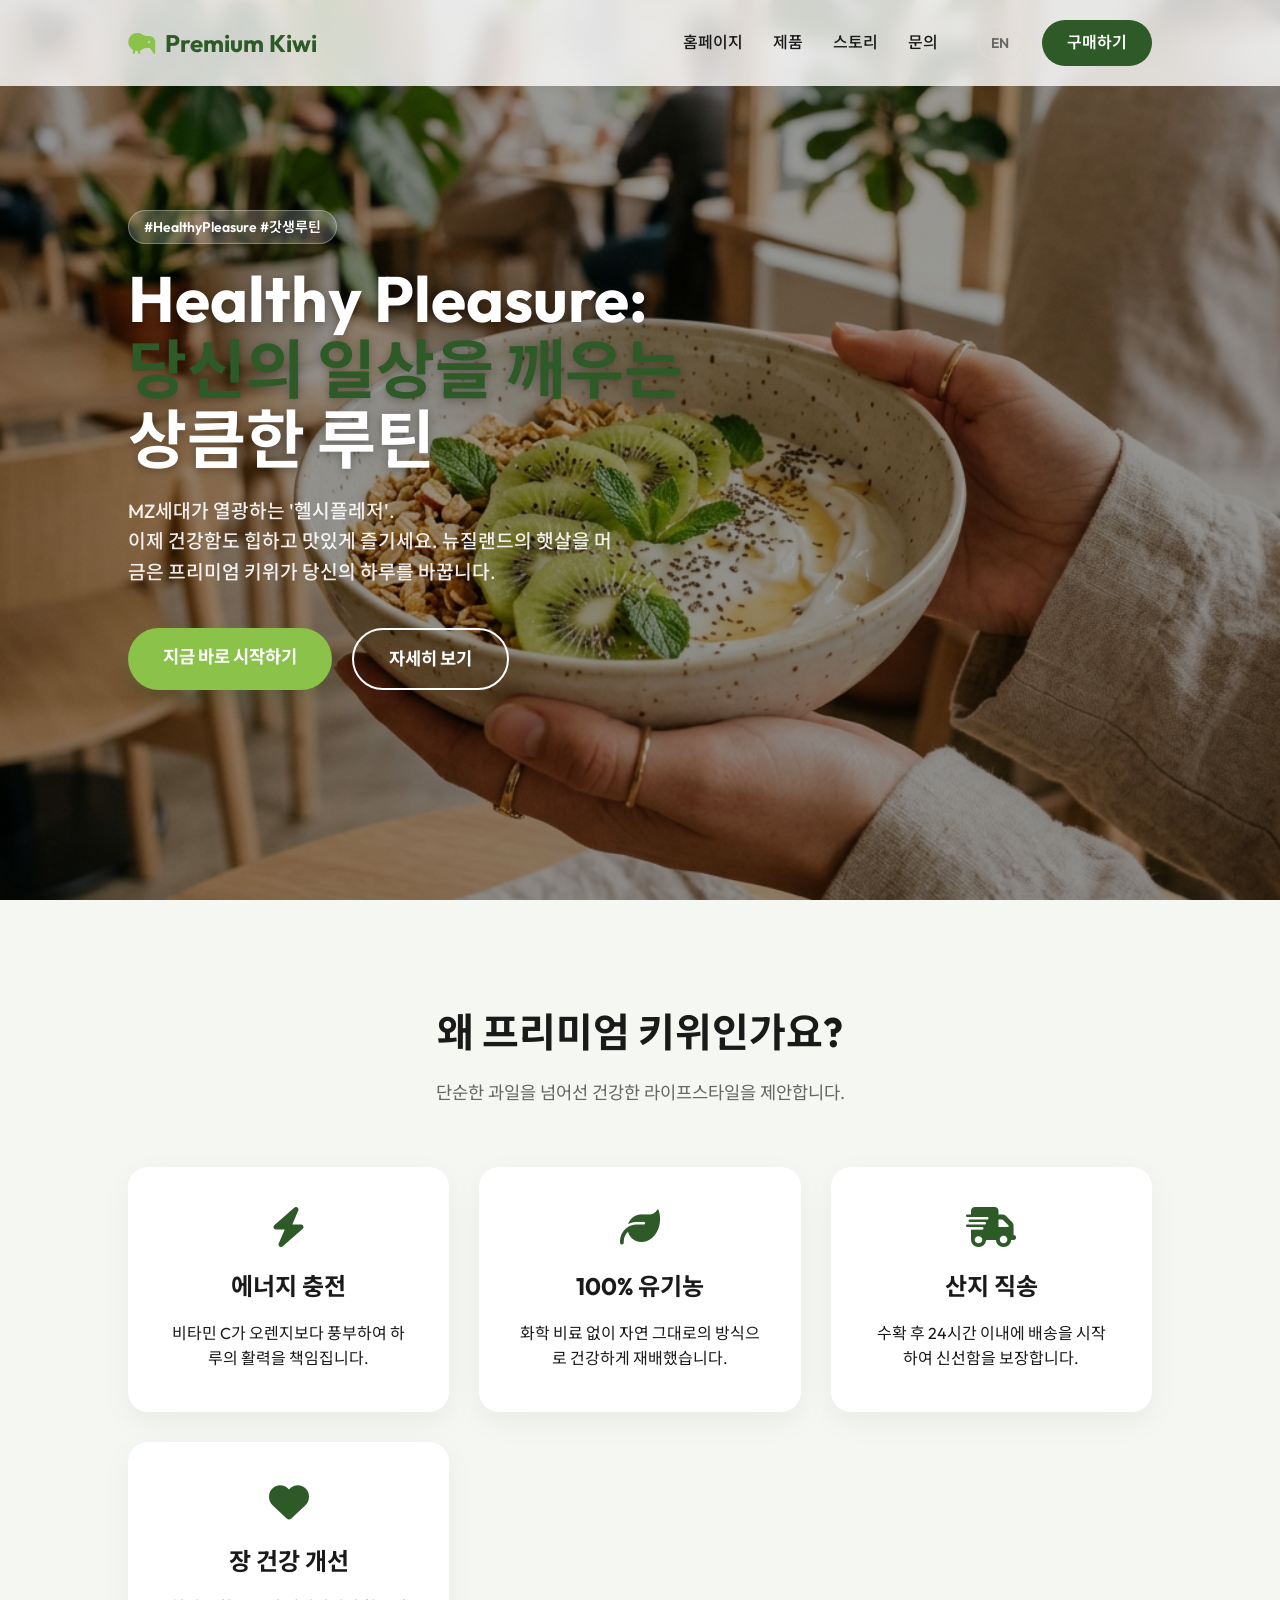
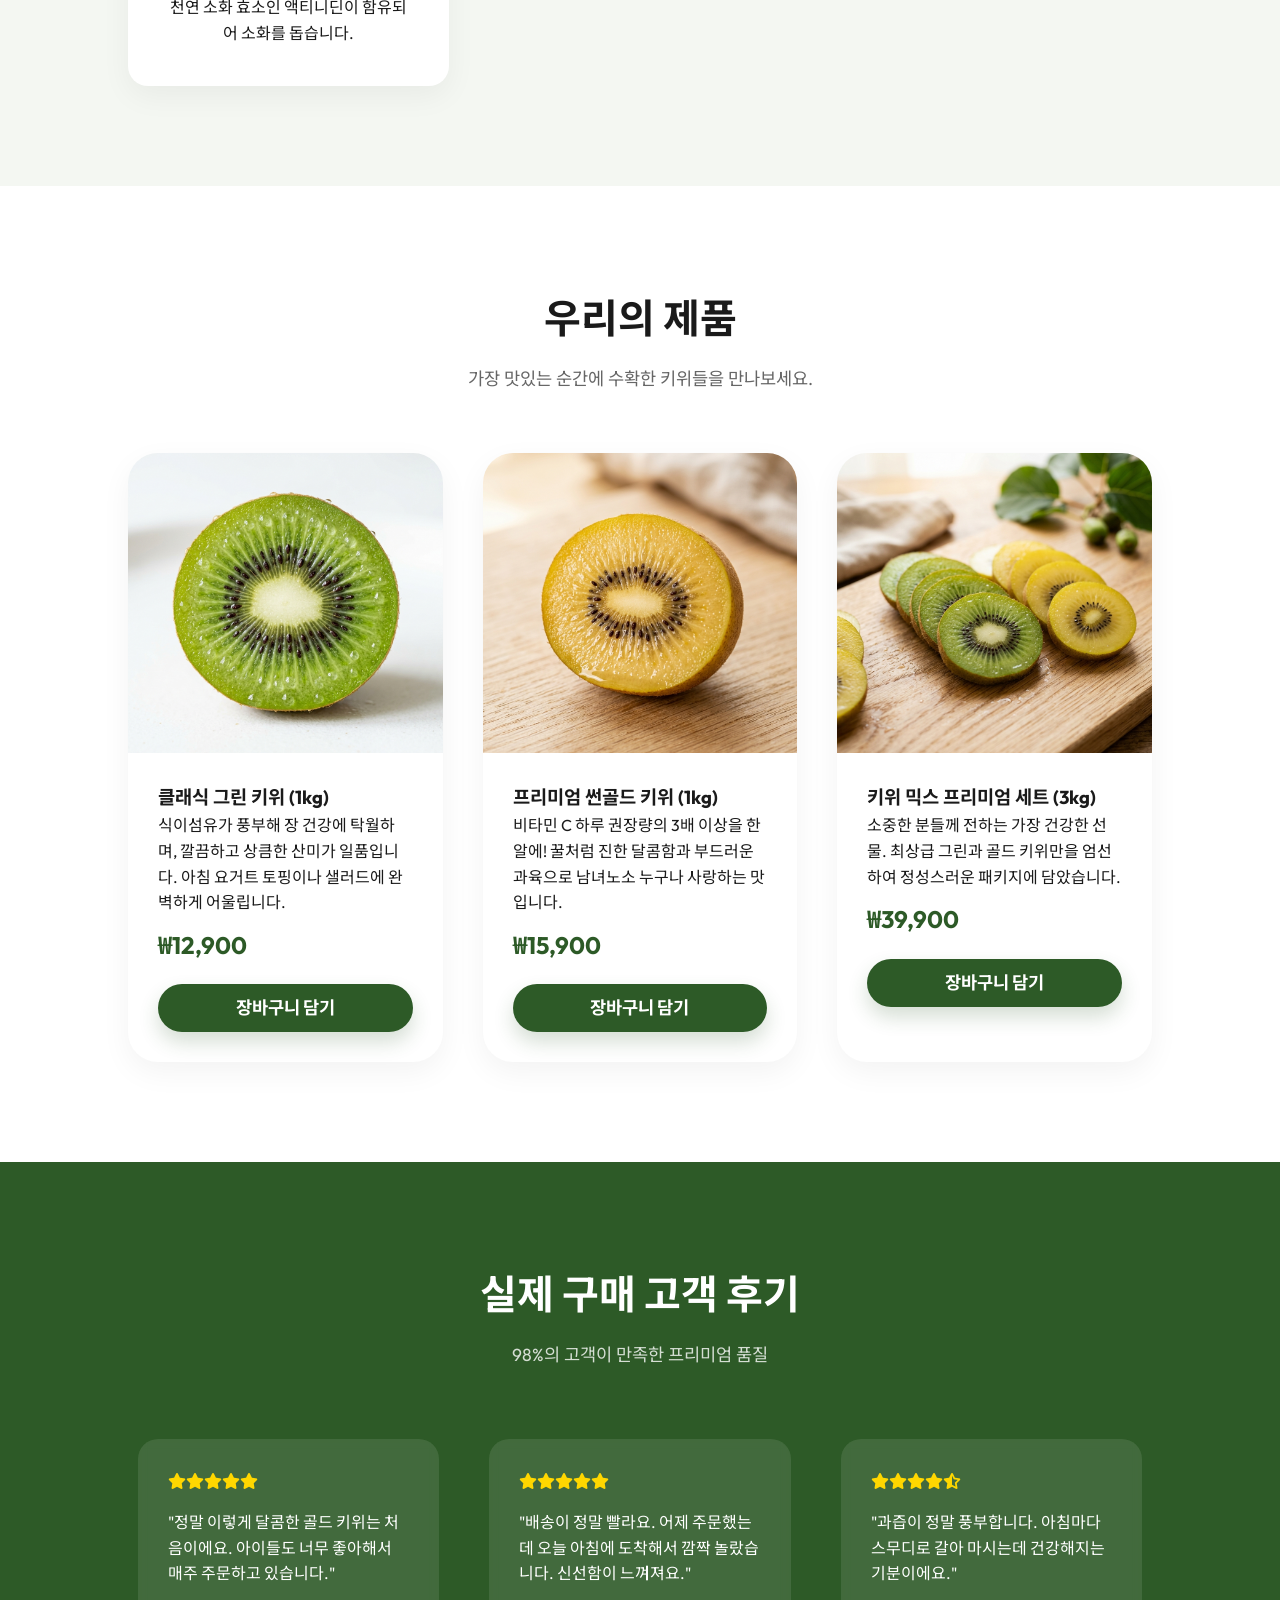
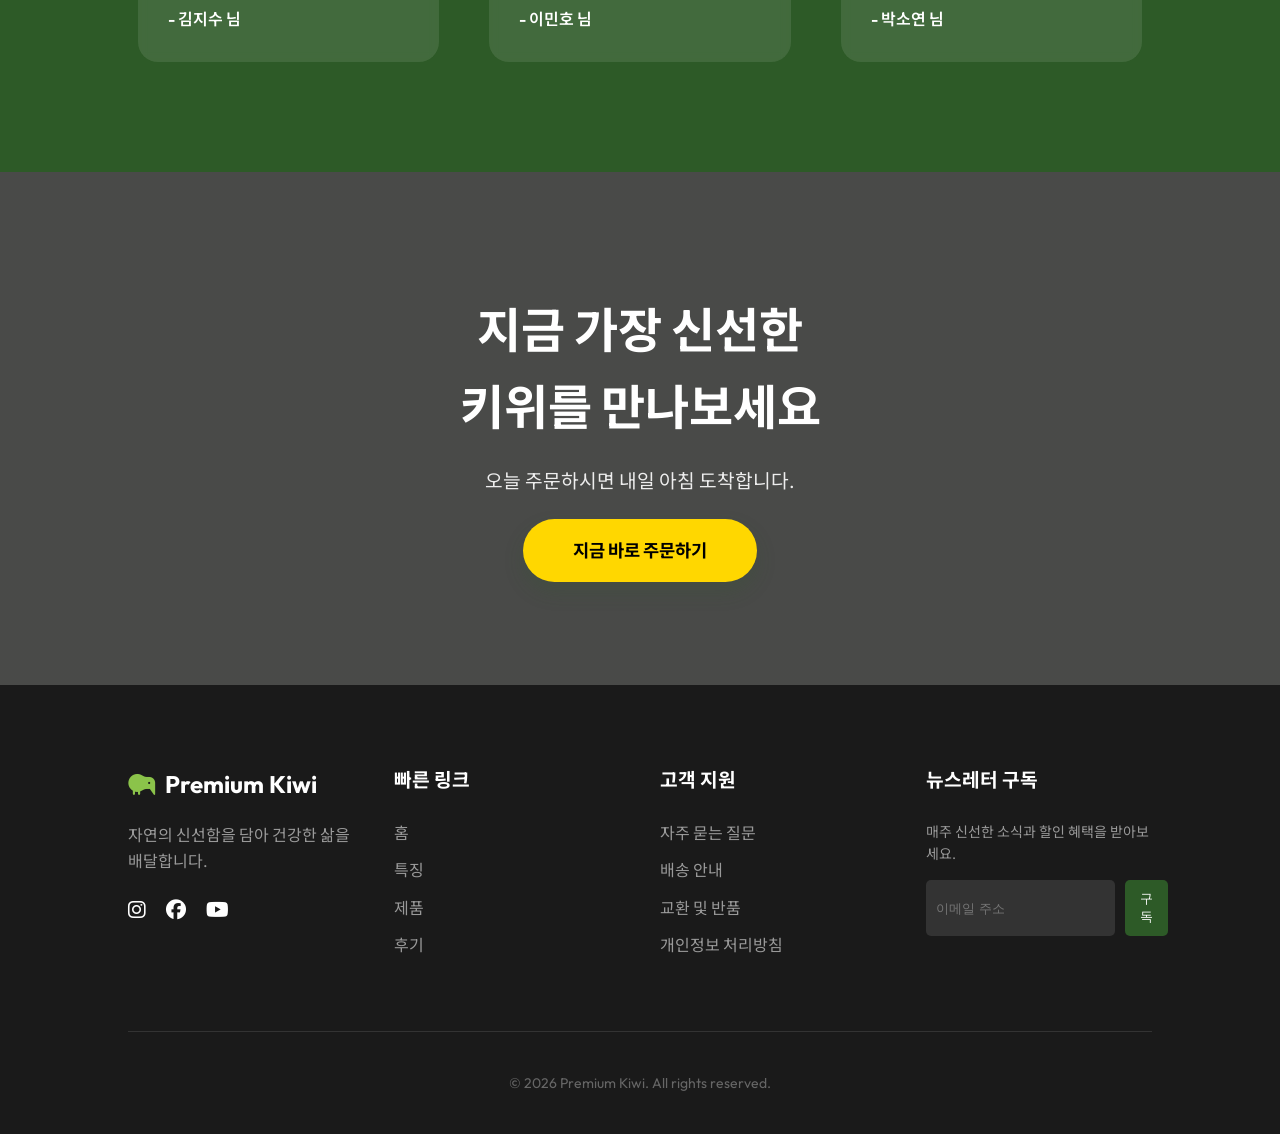
<file: index.html>
<!DOCTYPE html>
<html lang="ko">

<head>
    <meta charset="UTF-8">
    <meta name="viewport" content="width=device-width, initial-scale=1.0">
    <title>프리미엄 키위 - 자연이 선사하는 가장 달콤한 비밀</title>
    <meta name="description" content="신선하고 영양 가득한 프리미엄 그린 키위와 골드 키위를 만나보세요. 농장에서 갓 수확한 신선함을 집앞까지 배송해드립니다.">

    <link rel="preconnect" href="https://fonts.googleapis.com">
    <link rel="preconnect" href="https://fonts.gstatic.com" crossorigin>
    <link
        href="https://fonts.googleapis.com/css2?family=Outfit:wght@300;400;600;700&family=Noto+Sans+KR:wght@300;400;700&display=swap"
        rel="stylesheet">

    <link rel="stylesheet" href="https://cdnjs.cloudflare.com/ajax/libs/font-awesome/6.4.0/css/all.min.css">

    <style>
        :root {
            --kiwi-green: #2D5A27;
            --kiwi-light: #8BC34A;
            --kiwi-gold: #FFD700;
            --kiwi-brown: #795548;
            --white: #ffffff;
            --bg-light: #f4f7f2;
            --text-dark: #1a1a1a;
            --text-muted: #666666;
            --transition: all 0.3s cubic-bezier(0.4, 0, 0.2, 1);
            --shadow: 0 10px 30px rgba(0, 0, 0, 0.05);
        }

        * {
            margin: 0;
            padding: 0;
            box-sizing: border-box;
        }

        html {
            scroll-behavior: smooth;
        }

        body {
            font-family: 'Outfit', 'Noto Sans KR', sans-serif;
            background-color: var(--bg-light);
            color: var(--text-dark);
            line-height: 1.6;
            overflow-x: hidden;
        }

        /* Navigation */
        header {
            position: fixed;
            top: 0;
            width: 100%;
            padding: 20px 10%;
            display: flex;
            justify-content: space-between;
            align-items: center;
            z-index: 1000;
            transition: var(--transition);
            backdrop-filter: blur(10px);
            background: rgba(255, 255, 255, 0.8);
        }

        header.scrolled {
            padding: 15px 10%;
            background: rgba(255, 255, 255, 0.95);
            box-shadow: 0 2px 20px rgba(0, 0, 0, 0.1);
        }

        .logo {
            font-size: 24px;
            font-weight: 700;
            color: var(--kiwi-green);
            display: flex;
            align-items: center;
            gap: 10px;
            text-decoration: none;
            flex-shrink: 0;
        }

        .logo i {
            color: var(--kiwi-light);
        }

        .nav-container {
            display: flex;
            align-items: center;
            gap: 40px;
        }

        nav ul {
            display: flex;
            list-style: none;
            gap: 30px;
        }

        nav ul li a {
            text-decoration: none;
            color: var(--text-dark);
            font-weight: 500;
            transition: var(--transition);
            font-size: 16px;
        }

        nav ul li a:hover {
            color: var(--kiwi-green);
        }

        .header-btns {
            display: flex;
            align-items: center;
            gap: 20px;
        }

        .lang-switch {
            text-decoration: none;
            color: var(--text-muted);
            font-weight: 600;
            font-size: 14px;
            transition: var(--transition);
            border: 1px solid #ddd;
            padding: 5px 12px;
            border-radius: 20px;
        }

        .lang-switch:hover {
            border-color: var(--kiwi-green);
            color: var(--kiwi-green);
        }

        .menu-toggle {
            display: none;
            font-size: 24px;
            cursor: pointer;
            color: var(--text-dark);
        }

        .cta-nav {
            background: var(--kiwi-green);
            color: var(--white);
            padding: 10px 25px;
            border-radius: 50px;
            text-decoration: none;
            font-weight: 600;
            transition: var(--transition);
        }

        .cta-nav:hover {
            background: var(--kiwi-light);
            transform: translateY(-2px);
        }

        /* Hero Section */
        .hero {
            height: 100vh;
            min-height: 700px;
            display: flex;
            align-items: center;
            position: relative;
            overflow: hidden;
        }

        .hero-content {
            flex: 1;
            z-index: 2;
        }

        .hero-tag {
            background: rgba(139, 195, 74, 0.1);
            color: var(--kiwi-green);
            padding: 5px 15px;
            border-radius: 20px;
            font-size: 14px;
            font-weight: 600;
            display: inline-block;
            margin-bottom: 20px;
        }

        .hero h1 {
            font-size: 4rem;
            line-height: 1.1;
            margin-bottom: 20px;
            color: var(--text-dark);
        }

        .hero h1 span {
            color: var(--kiwi-green);
        }

        .hero p {
            font-size: 1.2rem;
            color: var(--text-muted);
            margin-bottom: 40px;
            max-width: 500px;
        }

        .hero-btns {
            display: flex;
            gap: 20px;
        }

        .btn-primary {
            background: var(--kiwi-green);
            color: var(--white);
            padding: 15px 35px;
            border-radius: 50px;
            text-decoration: none;
            font-weight: 700;
            font-size: 1.1rem;
            transition: var(--transition);
            box-shadow: 0 10px 20px rgba(45, 90, 39, 0.2);
        }

        .btn-primary:hover {
            background: var(--kiwi-light);
            transform: translateY(-3px);
            box-shadow: 0 15px 25px rgba(139, 195, 74, 0.3);
        }

        .btn-secondary {
            border: 2px solid var(--kiwi-green);
            color: var(--kiwi-green);
            padding: 15px 35px;
            border-radius: 50px;
            text-decoration: none;
            font-weight: 700;
            font-size: 1.1rem;
            transition: var(--transition);
        }

        .btn-secondary:hover {
            background: rgba(45, 90, 39, 0.05);
        }

        .hero-image {
            flex: 1;
            position: relative;
            z-index: 1;
            display: flex;
            justify-content: center;
        }

        .hero-image img {
            width: 120%;
            max-width: 800px;
            border-radius: 30px;
            box-shadow: 20px 20px 60px rgba(0, 0, 0, 0.1);
            animation: float 6s ease-in-out infinite;
        }

        @keyframes float {

            0%,
            100% {
                transform: translateY(0);
            }

            50% {
                transform: translateY(-20px);
            }
        }

        /* Features Section */
        .section {
            padding: 100px 10%;
        }

        .section-title {
            text-align: center;
            margin-bottom: 60px;
        }

        .section-title h2 {
            font-size: 2.5rem;
            margin-bottom: 15px;
        }

        .section-title p {
            color: var(--text-muted);
            font-size: 1.1rem;
        }

        .features-grid {
            display: grid;
            grid-template-columns: repeat(auto-fit, minmax(250px, 1fr));
            gap: 30px;
        }

        .feature-card {
            background: var(--white);
            padding: 40px;
            border-radius: 20px;
            text-align: center;
            transition: var(--transition);
            box-shadow: var(--shadow);
        }

        .feature-card:hover {
            transform: translateY(-10px);
            box-shadow: 0 20px 40px rgba(0, 0, 0, 0.08);
        }

        .feature-icon {
            font-size: 40px;
            color: var(--kiwi-green);
            margin-bottom: 20px;
        }

        .feature-card h3 {
            margin-bottom: 15px;
            font-size: 1.5rem;
        }

        /* Products Section */
        .products-grid {
            display: grid;
            grid-template-columns: repeat(auto-fit, minmax(300px, 1fr));
            gap: 40px;
        }

        .product-card {
            background: var(--white);
            border-radius: 30px;
            overflow: hidden;
            box-shadow: var(--shadow);
            transition: var(--transition);
            position: relative;
        }

        .product-card:hover {
            transform: scale(1.02);
        }

        .product-img {
            height: 300px;
            background: #eee;
            position: relative;
        }

        .product-img i {
            position: absolute;
            top: 50%;
            left: 50%;
            transform: translate(-50%, -50%);
            font-size: 100px;
            color: rgba(0, 0, 0, 0.1);
        }

        .product-info {
            padding: 30px;
        }

        .product-badge {
            position: absolute;
            top: 20px;
            right: 20px;
            background: var(--kiwi-gold);
            padding: 5px 15px;
            border-radius: 20px;
            font-weight: 700;
            font-size: 12px;
        }

        .product-price {
            font-size: 1.5rem;
            font-weight: 700;
            color: var(--kiwi-green);
            margin: 10px 0;
        }

        /* Testimonials */
        .testimonials {
            background: var(--kiwi-green);
            color: var(--white);
        }

        .testimonial-card {
            background: rgba(255, 255, 255, 0.1);
            backdrop-filter: blur(5px);
            padding: 30px;
            border-radius: 20px;
            margin: 10px;
        }

        .stars {
            color: var(--kiwi-gold);
            margin-bottom: 15px;
        }

        /* CTA Section */
        .cta-section {
            text-align: center;
            background: linear-gradient(rgba(0, 0, 0, 0.7), rgba(0, 0, 0, 0.7)), url('https://images.unsplash.com/photo-1610444391696-60d70928e469?q=80&w=2000&auto=format&fit=crop') center/cover;
            color: var(--white);
            padding: 120px 10%;
        }

        .cta-section h2 {
            font-size: 3rem;
            margin-bottom: 20px;
        }

        /* Footer */
        footer {
            padding: 80px 10% 40px;
            background: #1a1a1a;
            color: var(--white);
        }

        .footer-grid {
            display: grid;
            grid-template-columns: repeat(auto-fit, minmax(200px, 1fr));
            gap: 40px;
            margin-bottom: 60px;
        }

        .footer-col h4 {
            margin-bottom: 25px;
            font-size: 1.2rem;
        }

        .footer-col ul {
            list-style: none;
        }

        .footer-col ul li {
            margin-bottom: 12px;
        }

        .footer-col ul li a {
            color: #999;
            text-decoration: none;
            transition: var(--transition);
        }

        .footer-col ul li a:hover {
            color: var(--kiwi-light);
        }

        .social-links {
            display: flex;
            gap: 20px;
        }

        .social-links a {
            color: var(--white);
            font-size: 20px;
            transition: var(--transition);
        }

        .footer-bottom {
            padding-top: 40px;
            border-top: 1px solid #333;
            text-align: center;
            color: #666;
            font-size: 14px;
        }

        /* Responsive */
        @media (max-width: 1024px) {
            .hero h1 {
                font-size: 3.5rem;
            }

            .section {
                padding: 80px 5%;
            }

            header {
                padding: 15px 5%;
            }
        }

        @media (max-width: 768px) {
            .menu-toggle {
                display: block;
            }

            nav {
                position: fixed;
                top: 0;
                right: -100%;
                width: 70%;
                height: 100vh;
                background: white;
                box-shadow: -10px 0 30px rgba(0, 0, 0, 0.1);
                transition: 0.4s ease;
                padding: 100px 40px;
                z-index: 999;
            }

            nav.active {
                right: 0;
            }

            nav ul {
                flex-direction: column;
                gap: 20px;
            }

            nav ul li a {
                font-size: 20px;
            }

            .hero {
                text-align: center;
            }

            .hero h1 {
                font-size: 2.8rem;
            }

            .hero-btns {
                justify-content: center;
                flex-direction: column;
            }

            .hero-tag {
                margin-bottom: 15px;
            }

            .products-grid {
                grid-template-columns: 1fr;
            }

            .features-grid {
                grid-template-columns: 1fr;
            }

            .footer-grid {
                grid-template-columns: 1fr;
            }
        }
    </style>
</head>

<body>

    <header id="header">
        <a href="#" class="logo">
            <i class="fas fa-kiwi-bird"></i> Premium Kiwi
        </a>
        <div class="nav-container">
            <nav id="nav">
                <ul>
                    <li><a href="#home">홈페이지</a></li>
                    <li><a href="#products">제품</a></li>
                    <li><a href="#features">스토리</a></li>
                    <li><a href="#footer">문의</a></li>
                </ul>
            </nav>
            <div class="header-btns">
                <a href="index_en.html" class="lang-switch">EN</a>
                <a href="#products" class="cta-nav">구매하기</a>
                <div class="menu-toggle" id="menu-toggle">
                    <i class="fas fa-bars"></i>
                </div>
            </div>
        </div>
    </header>

    <section class="hero" id="home" style="background: url('hero_banner.png') center/cover; padding: 0;">
        <div
            style="width: 100%; height: 100%; background: rgba(0,0,0,0.4); display: flex; align-items: center; padding: 0 10%;">
            <div class="hero-content" style="color: white;">
                <span class="hero-tag"
                    style="background: rgba(255,255,255,0.2); color: white; border: 1px solid rgba(255,255,255,0.3);">#HealthyPleasure
                    #갓생루틴</span>
                <h1 style="color: white; text-shadow: 0 2px 10px rgba(0,0,0,0.3);">Healthy Pleasure:<br><span>당신의 일상을
                        깨우는</span><br>상큼한 루틴</h1>
                <p style="color: rgba(255,255,255,0.9); font-weight: 500;">MZ세대가 열광하는 '헬시플레저'.<br>이제 건강함도 힙하고 맛있게 즐기세요.
                    뉴질랜드의 햇살을 머금은 프리미엄 키위가 당신의 하루를 바꿉니다.</p>
                <div class="hero-btns">
                    <a href="#products" class="btn-primary" style="background: var(--kiwi-light);">지금 바로 시작하기</a>
                    <a href="#features" class="btn-secondary" style="border-color: white; color: white;">자세히 보기</a>
                </div>
            </div>
        </div>
    </section>

    <section class="section" id="features">
        <div class="section-title">
            <h2>왜 프리미엄 키위인가요?</h2>
            <p>단순한 과일을 넘어선 건강한 라이프스타일을 제안합니다.</p>
        </div>
        <div class="features-grid">
            <div class="feature-card">
                <i class="fas fa-bolt feature-icon"></i>
                <h3>에너지 충전</h3>
                <p>비타민 C가 오렌지보다 풍부하여 하루의 활력을 책임집니다.</p>
            </div>
            <div class="feature-card">
                <i class="fas fa-leaf feature-icon"></i>
                <h3>100% 유기농</h3>
                <p>화학 비료 없이 자연 그대로의 방식으로 건강하게 재배했습니다.</p>
            </div>
            <div class="feature-card">
                <i class="fas fa-truck-fast feature-icon"></i>
                <h3>산지 직송</h3>
                <p>수확 후 24시간 이내에 배송을 시작하여 신선함을 보장합니다.</p>
            </div>
            <div class="feature-card">
                <i class="fas fa-heart feature-icon"></i>
                <h3>장 건강 개선</h3>
                <p>천연 소화 효소인 액티니딘이 함유되어 소화를 돕습니다.</p>
            </div>
        </div>
    </section>

    <section class="section" id="products" style="background: #fff;">
        <div class="section-title">
            <h2>우리의 제품</h2>
            <p>가장 맛있는 순간에 수확한 키위들을 만나보세요.</p>
        </div>
        <div class="products-grid">
            <div class="product-card">
                <div class="product-badge">BEST</div>
                <div class="product-img">
                    <img src="green_kiwi.png" alt="Classic Green Kiwi"
                        style="width: 100%; height: 100%; object-fit: cover;">
                </div>
                <div class="product-info">
                    <h3>클래식 그린 키위 (1kg)</h3>
                    <p style="margin-bottom: 10px;">식이섬유가 풍부해 장 건강에 탁월하며, 깔끔하고 상큼한 산미가 일품입니다. 아침 요거트 토핑이나 샐러드에 완벽하게
                        어울립니다.</p>
                    <div class="product-price">₩12,900</div>
                    <a href="#" class="btn-primary"
                        style="display: block; text-align: center; margin-top: 20px; padding: 10px;">장바구니 담기</a>
                </div>
            </div>
            <div class="product-card">
                <div class="product-badge">PREMIUM</div>
                <div class="product-img">
                    <img src="gold_kiwi.png" alt="Premium SunGold Kiwi"
                        style="width: 100%; height: 100%; object-fit: cover;">
                </div>
                <div class="product-info">
                    <h3>프리미엄 썬골드 키위 (1kg)</h3>
                    <p style="margin-bottom: 10px;">비타민 C 하루 권장량의 3배 이상을 한 알에! 꿀처럼 진한 달콤함과 부드러운 과육으로 남녀노소 누구나 사랑하는 맛입니다.
                    </p>
                    <div class="product-price">₩15,900</div>
                    <a href="#" class="btn-primary"
                        style="display: block; text-align: center; margin-top: 20px; padding: 10px;">장바구니 담기</a>
                </div>
            </div>
            <div class="product-card">
                <div class="product-badge">GIFT SET</div>
                <div class="product-img">
                    <img src="gift_set.png" alt="Kiwi Mix Gift Set"
                        style="width: 100%; height: 100%; object-fit: cover;">
                </div>
                <div class="product-info">
                    <h3>키위 믹스 프리미엄 세트 (3kg)</h3>
                    <p style="margin-bottom: 10px;">소중한 분들께 전하는 가장 건강한 선물. 최상급 그린과 골드 키위만을 엄선하여 정성스러운 패키지에 담았습니다.</p>
                    <div class="product-price">₩39,900</div>
                    <a href="#" class="btn-primary"
                        style="display: block; text-align: center; margin-top: 20px; padding: 10px;">장바구니 담기</a>
                </div>
            </div>
        </div>
    </section>

    <section class="section testimonials" id="reviews">
        <div class="section-title">
            <h2 style="color: #fff;">실제 구매 고객 후기</h2>
            <p style="color: rgba(255,255,255,0.8);">98%의 고객이 만족한 프리미엄 품질</p>
        </div>
        <div class="features-grid">
            <div class="testimonial-card">
                <div class="stars">
                    <i class="fas fa-star"></i><i class="fas fa-star"></i><i class="fas fa-star"></i><i
                        class="fas fa-star"></i><i class="fas fa-star"></i>
                </div>
                <p>"정말 이렇게 달콤한 골드 키위는 처음이에요. 아이들도 너무 좋아해서 매주 주문하고 있습니다."</p>
                <div style="margin-top: 20px; font-weight: 600;">- 김지수 님</div>
            </div>
            <div class="testimonial-card">
                <div class="stars">
                    <i class="fas fa-star"></i><i class="fas fa-star"></i><i class="fas fa-star"></i><i
                        class="fas fa-star"></i><i class="fas fa-star"></i>
                </div>
                <p>"배송이 정말 빨라요. 어제 주문했는데 오늘 아침에 도착해서 깜짝 놀랐습니다. 신선함이 느껴져요."</p>
                <div style="margin-top: 20px; font-weight: 600;">- 이민호 님</div>
            </div>
            <div class="testimonial-card">
                <div class="stars">
                    <i class="fas fa-star"></i><i class="fas fa-star"></i><i class="fas fa-star"></i><i
                        class="fas fa-star"></i><i class="fas fa-star-half-alt"></i>
                </div>
                <p>"과즙이 정말 풍부합니다. 아침마다 스무디로 갈아 마시는데 건강해지는 기분이에요."</p>
                <div style="margin-top: 20px; font-weight: 600;">- 박소연 님</div>
            </div>
        </div>
    </section>

    <section class="cta-section">
        <h2>지금 가장 신선한<br>키위를 만나보세요</h2>
        <p style="font-size: 1.2rem; margin-bottom: 40px; opacity: 0.9;">오늘 주문하시면 내일 아침 도착합니다.</p>
        <a href="#products" class="btn-primary"
            style="background: var(--kiwi-gold); color: #000; padding: 20px 50px;">지금 바로 주문하기</a>
    </section>

    <footer>
        <div class="footer-grid">
            <div class="footer-col">
                <a href="#" class="logo" style="color: #fff; margin-bottom: 20px;">
                    <i class="fas fa-kiwi-bird" style="color: var(--kiwi-light);"></i> Premium Kiwi
                </a>
                <p style="color: #999; margin-bottom: 20px;">자연의 신선함을 담아 건강한 삶을 배달합니다.</p>
                <div class="social-links">
                    <a href="#"><i class="fab fa-instagram"></i></a>
                    <a href="#"><i class="fab fa-facebook"></i></a>
                    <a href="#"><i class="fab fa-youtube"></i></a>
                </div>
            </div>
            <div class="footer-col">
                <h4>빠른 링크</h4>
                <ul>
                    <li><a href="#home">홈</a></li>
                    <li><a href="#features">특징</a></li>
                    <li><a href="#products">제품</a></li>
                    <li><a href="#reviews">후기</a></li>
                </ul>
            </div>
            <div class="footer-col">
                <h4>고객 지원</h4>
                <ul>
                    <li><a href="#">자주 묻는 질문</a></li>
                    <li><a href="#">배송 안내</a></li>
                    <li><a href="#">교환 및 반품</a></li>
                    <li><a href="#">개인정보 처리방침</a></li>
                </ul>
            </div>
            <div class="footer-col">
                <h4>뉴스레터 구독</h4>
                <p style="color: #999; margin-bottom: 15px; font-size: 14px;">매주 신선한 소식과 할인 혜택을 받아보세요.</p>
                <div style="display: flex; gap: 10px;">
                    <input type="email" placeholder="이메일 주소"
                        style="flex: 1; padding: 10px; border-radius: 5px; border: none; background: #333; color: #fff;">
                    <button
                        style="background: var(--kiwi-green); color: #fff; border: none; padding: 10px 15px; border-radius: 5px; cursor: pointer;">구독</button>
                </div>
            </div>
        </div>
        <div class="footer-bottom">
            &copy; 2026 Premium Kiwi. All rights reserved.
        </div>
    </footer>

    <script>
        // Scroll header effect
        window.addEventListener('scroll', function () {
            const header = document.getElementById('header');
            if (window.scrollY > 50) {
                header.classList.add('scrolled');
            } else {
                header.classList.remove('scrolled');
            }
        });

        // Mobile Menu Toggle
        const menuToggle = document.getElementById('menu-toggle');
        const nav = document.getElementById('nav');

        menuToggle.addEventListener('click', () => {
            nav.classList.toggle('active');
            const icon = menuToggle.querySelector('i');
            icon.classList.toggle('fa-bars');
            icon.classList.toggle('fa-times');
        });

        // Close menu when clicking a link
        document.querySelectorAll('nav ul li a').forEach(link => {
            link.addEventListener('click', () => {
                nav.classList.remove('active');
                const icon = menuToggle.querySelector('i');
                icon.classList.add('fa-bars');
                icon.classList.remove('fa-times');
            });
        });
    </script>
</body>

</html>
</file>
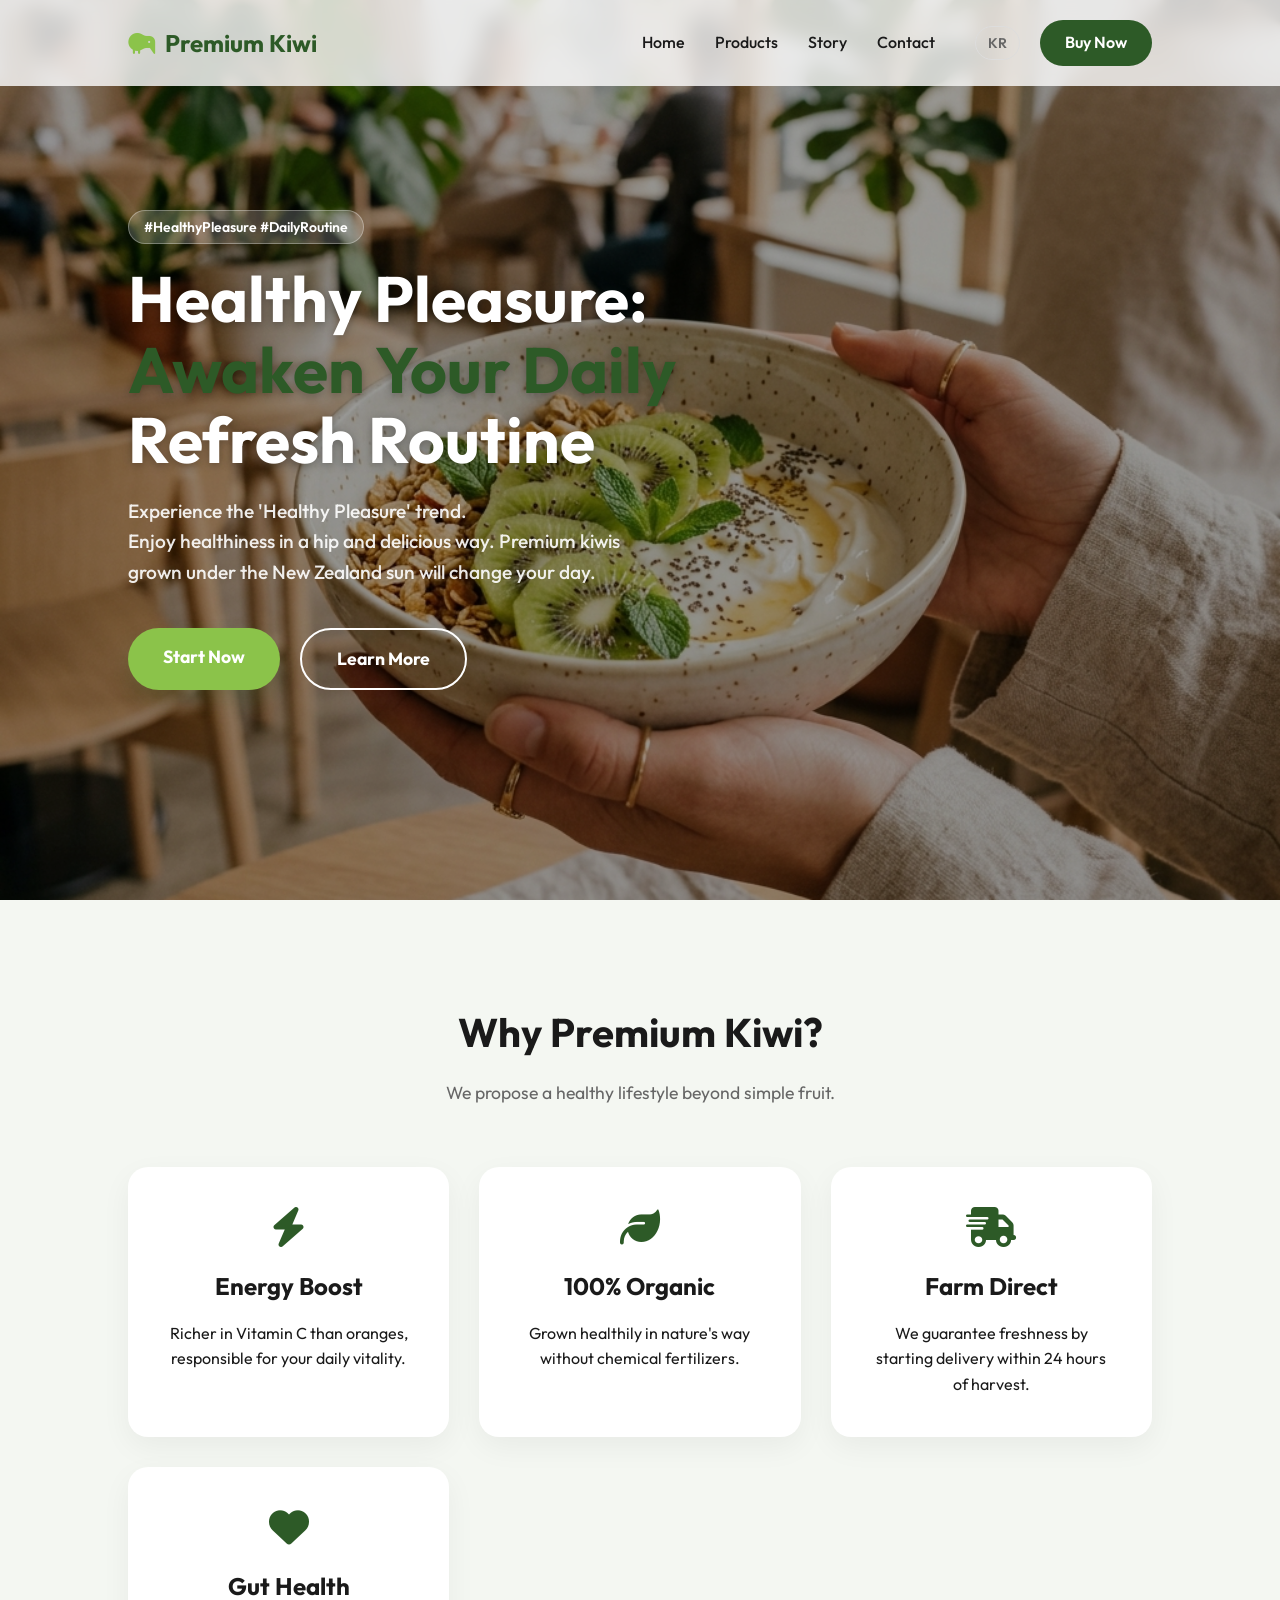
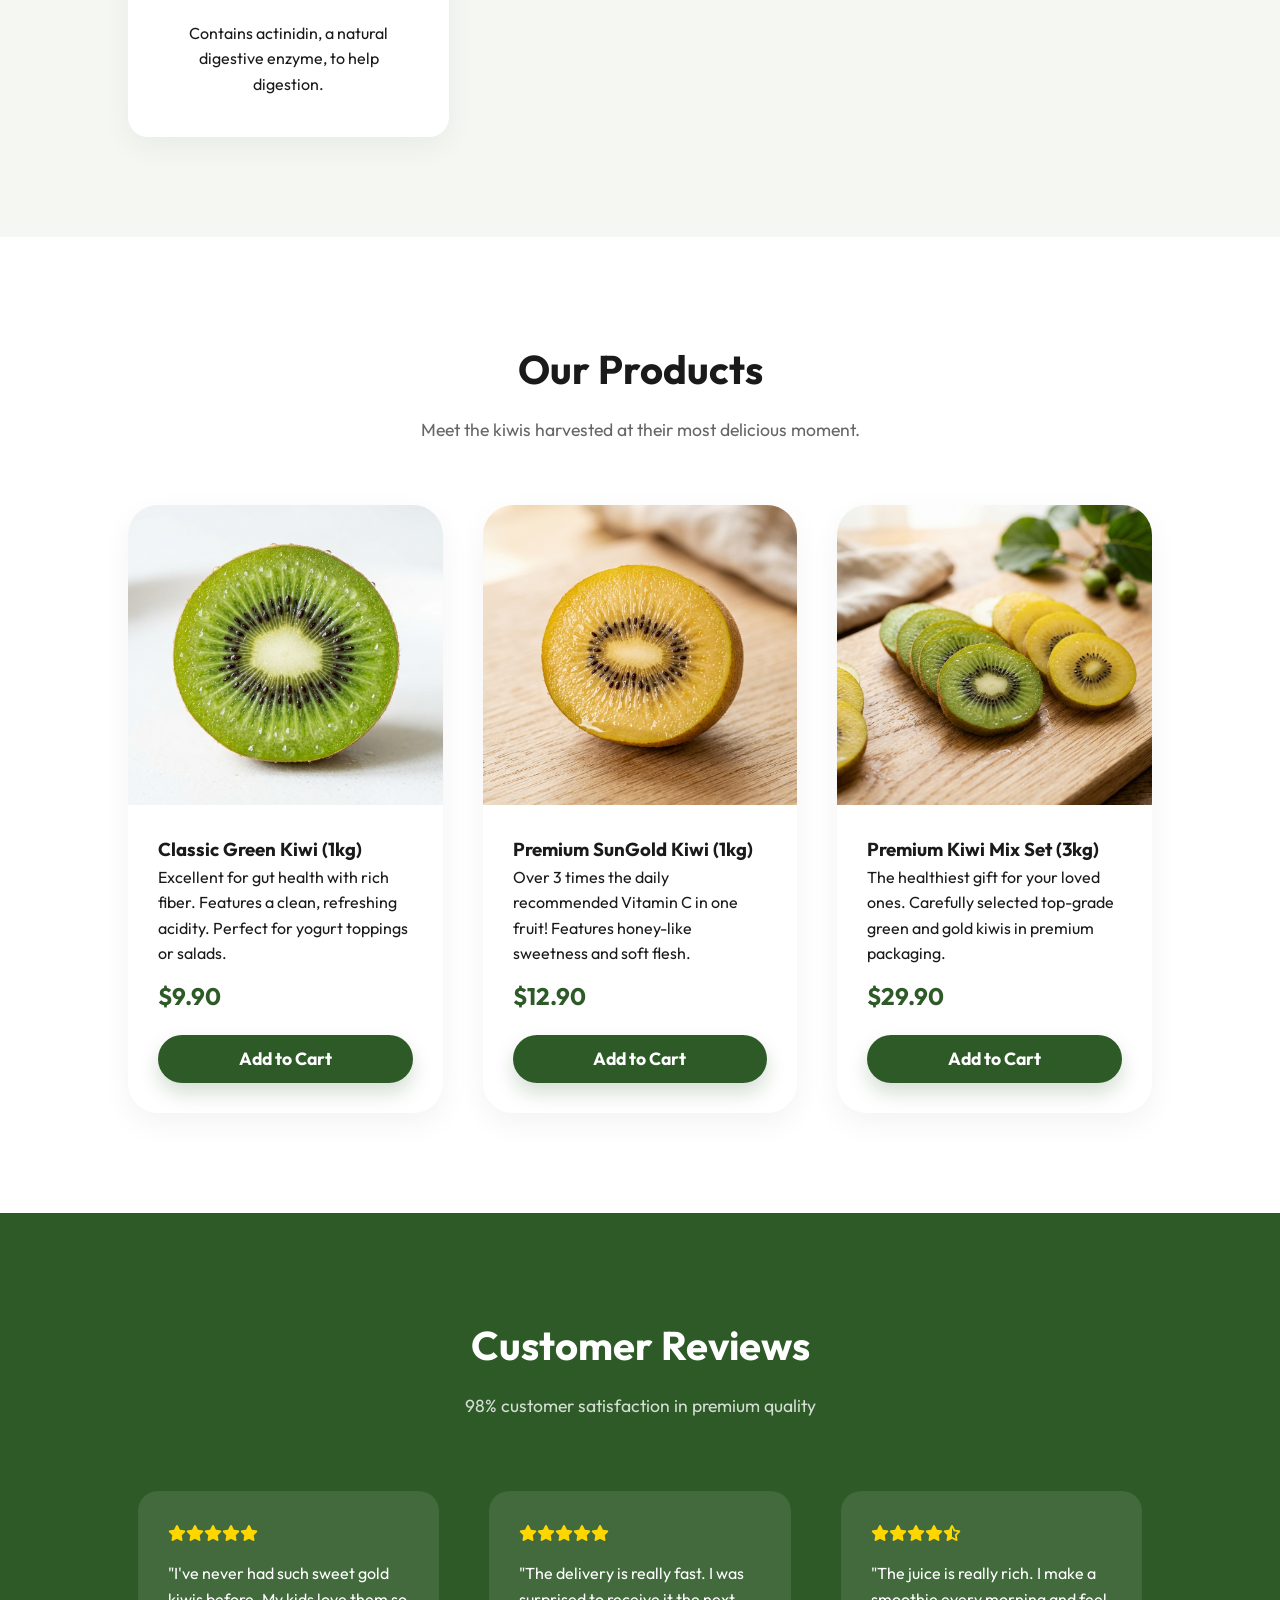
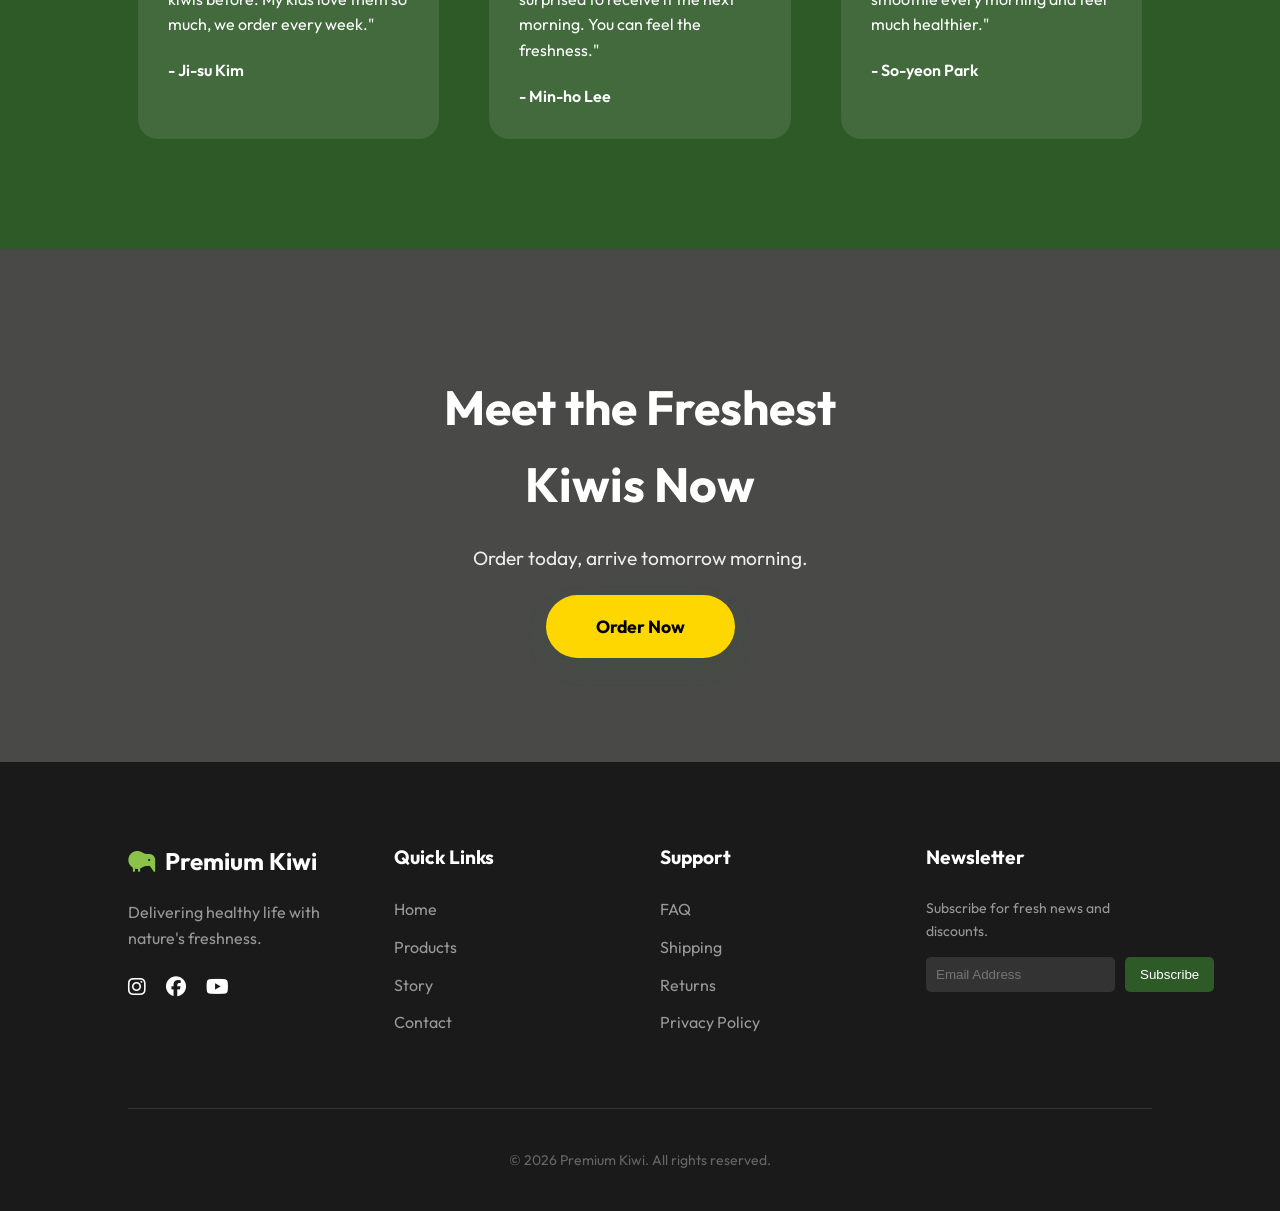
<file: index_en.html>
<!DOCTYPE html>
<html lang="en">

<head>
    <meta charset="UTF-8">
    <meta name="viewport" content="width=device-width, initial-scale=1.0">
    <title>Premium Kiwi - Nature's Sweetest Secret</title>
    <meta name="description"
        content="Discover fresh and nutritious premium green and gold kiwis. We deliver farm-fresh goodness right to your doorstep.">

    <link rel="preconnect" href="https://fonts.googleapis.com">
    <link rel="preconnect" href="https://fonts.gstatic.com" crossorigin>
    <link href="https://fonts.googleapis.com/css2?family=Outfit:wght@300;400;600;700&display=swap" rel="stylesheet">

    <link rel="stylesheet" href="https://cdnjs.cloudflare.com/ajax/libs/font-awesome/6.4.0/css/all.min.css">

    <style>
        :root {
            --kiwi-green: #2D5A27;
            --kiwi-light: #8BC34A;
            --kiwi-gold: #FFD700;
            --kiwi-brown: #795548;
            --white: #ffffff;
            --bg-light: #f4f7f2;
            --text-dark: #1a1a1a;
            --text-muted: #666666;
            --transition: all 0.3s cubic-bezier(0.4, 0, 0.2, 1);
            --shadow: 0 10px 30px rgba(0, 0, 0, 0.05);
        }

        * {
            margin: 0;
            padding: 0;
            box-sizing: border-box;
        }

        html {
            scroll-behavior: smooth;
        }

        body {
            font-family: 'Outfit', sans-serif;
            background-color: var(--bg-light);
            color: var(--text-dark);
            line-height: 1.6;
            overflow-x: hidden;
        }

        /* Navigation */
        header {
            position: fixed;
            top: 0;
            width: 100%;
            padding: 20px 10%;
            display: flex;
            justify-content: space-between;
            align-items: center;
            z-index: 1000;
            transition: var(--transition);
            backdrop-filter: blur(10px);
            background: rgba(255, 255, 255, 0.8);
        }

        header.scrolled {
            padding: 15px 10%;
            background: rgba(255, 255, 255, 0.95);
            box-shadow: 0 2px 20px rgba(0, 0, 0, 0.1);
        }

        .logo {
            font-size: 24px;
            font-weight: 700;
            color: var(--kiwi-green);
            display: flex;
            align-items: center;
            gap: 10px;
            text-decoration: none;
            flex-shrink: 0;
        }

        .logo i {
            color: var(--kiwi-light);
        }

        .nav-container {
            display: flex;
            align-items: center;
            gap: 40px;
        }

        nav ul {
            display: flex;
            list-style: none;
            gap: 30px;
        }

        nav ul li a {
            text-decoration: none;
            color: var(--text-dark);
            font-weight: 500;
            transition: var(--transition);
            font-size: 16px;
        }

        nav ul li a:hover {
            color: var(--kiwi-green);
        }

        .header-btns {
            display: flex;
            align-items: center;
            gap: 20px;
        }

        .lang-switch {
            text-decoration: none;
            color: var(--text-muted);
            font-weight: 600;
            font-size: 14px;
            transition: var(--transition);
            border: 1px solid #ddd;
            padding: 5px 12px;
            border-radius: 20px;
        }

        .lang-switch:hover {
            border-color: var(--kiwi-green);
            color: var(--kiwi-green);
        }

        .menu-toggle {
            display: none;
            font-size: 24px;
            cursor: pointer;
            color: var(--text-dark);
        }

        .cta-nav {
            background: var(--kiwi-green);
            color: var(--white);
            padding: 10px 25px;
            border-radius: 50px;
            text-decoration: none;
            font-weight: 600;
            transition: var(--transition);
        }

        .cta-nav:hover {
            background: var(--kiwi-light);
            transform: translateY(-2px);
        }

        /* Hero Section */
        .hero {
            height: 100vh;
            min-height: 700px;
            display: flex;
            align-items: center;
            position: relative;
            overflow: hidden;
        }

        .hero-content {
            flex: 1;
            z-index: 2;
        }

        .hero-tag {
            background: rgba(139, 195, 74, 0.1);
            color: var(--kiwi-green);
            padding: 5px 15px;
            border-radius: 20px;
            font-size: 14px;
            font-weight: 600;
            display: inline-block;
            margin-bottom: 20px;
        }

        .hero h1 {
            font-size: 4rem;
            line-height: 1.1;
            margin-bottom: 20px;
            color: var(--text-dark);
        }

        .hero h1 span {
            color: var(--kiwi-green);
        }

        .hero p {
            font-size: 1.2rem;
            color: var(--text-muted);
            margin-bottom: 40px;
            max-width: 500px;
        }

        .hero-btns {
            display: flex;
            gap: 20px;
        }

        .btn-primary {
            background: var(--kiwi-green);
            color: var(--white);
            padding: 15px 35px;
            border-radius: 50px;
            text-decoration: none;
            font-weight: 700;
            font-size: 1.1rem;
            transition: var(--transition);
            box-shadow: 0 10px 20px rgba(45, 90, 39, 0.2);
        }

        .btn-primary:hover {
            background: var(--kiwi-light);
            transform: translateY(-3px);
            box-shadow: 0 15px 25px rgba(139, 195, 74, 0.3);
        }

        .btn-secondary {
            border: 2px solid var(--kiwi-green);
            color: var(--kiwi-green);
            padding: 15px 35px;
            border-radius: 50px;
            text-decoration: none;
            font-weight: 700;
            font-size: 1.1rem;
            transition: var(--transition);
        }

        .btn-secondary:hover {
            background: rgba(45, 90, 39, 0.05);
        }

        /* Features Section */
        .section {
            padding: 100px 10%;
        }

        .section-title {
            text-align: center;
            margin-bottom: 60px;
        }

        .section-title h2 {
            font-size: 2.5rem;
            margin-bottom: 15px;
        }

        .section-title p {
            color: var(--text-muted);
            font-size: 1.1rem;
        }

        .features-grid {
            display: grid;
            grid-template-columns: repeat(auto-fit, minmax(250px, 1fr));
            gap: 30px;
        }

        .feature-card {
            background: var(--white);
            padding: 40px;
            border-radius: 20px;
            text-align: center;
            transition: var(--transition);
            box-shadow: var(--shadow);
        }

        .feature-card:hover {
            transform: translateY(-10px);
            box-shadow: 0 20px 40px rgba(0, 0, 0, 0.08);
        }

        .feature-icon {
            font-size: 40px;
            color: var(--kiwi-green);
            margin-bottom: 20px;
        }

        .feature-card h3 {
            margin-bottom: 15px;
            font-size: 1.5rem;
        }

        /* Products Section */
        .products-grid {
            display: grid;
            grid-template-columns: repeat(auto-fit, minmax(300px, 1fr));
            gap: 40px;
        }

        .product-card {
            background: var(--white);
            border-radius: 30px;
            overflow: hidden;
            box-shadow: var(--shadow);
            transition: var(--transition);
            position: relative;
        }

        .product-card:hover {
            transform: scale(1.02);
        }

        .product-img {
            height: 300px;
            background: #eee;
            position: relative;
        }

        .product-info {
            padding: 30px;
        }

        .product-badge {
            position: absolute;
            top: 20px;
            right: 20px;
            background: var(--kiwi-gold);
            padding: 5px 15px;
            border-radius: 20px;
            font-weight: 700;
            font-size: 12px;
        }

        .product-price {
            font-size: 1.5rem;
            font-weight: 700;
            color: var(--kiwi-green);
            margin: 10px 0;
        }

        /* Testimonials */
        .testimonials {
            background: var(--kiwi-green);
            color: var(--white);
        }

        .testimonial-card {
            background: rgba(255, 255, 255, 0.1);
            backdrop-filter: blur(5px);
            padding: 30px;
            border-radius: 20px;
            margin: 10px;
        }

        .stars {
            color: var(--kiwi-gold);
            margin-bottom: 15px;
        }

        /* CTA Section */
        .cta-section {
            text-align: center;
            background: linear-gradient(rgba(0, 0, 0, 0.7), rgba(0, 0, 0, 0.7)), url('https://images.unsplash.com/photo-1610444391696-60d70928e469?q=80&w=2000&auto=format&fit=crop') center/cover;
            color: var(--white);
            padding: 120px 10%;
        }

        .cta-section h2 {
            font-size: 3rem;
            margin-bottom: 20px;
        }

        /* Footer */
        footer {
            padding: 80px 10% 40px;
            background: #1a1a1a;
            color: var(--white);
        }

        .footer-grid {
            display: grid;
            grid-template-columns: repeat(auto-fit, minmax(200px, 1fr));
            gap: 40px;
            margin-bottom: 60px;
        }

        .footer-col h4 {
            margin-bottom: 25px;
            font-size: 1.2rem;
        }

        .footer-col ul {
            list-style: none;
        }

        .footer-col ul li {
            margin-bottom: 12px;
        }

        .footer-col ul li a {
            color: #999;
            text-decoration: none;
            transition: var(--transition);
        }

        .footer-col ul li a:hover {
            color: var(--kiwi-light);
        }

        .social-links {
            display: flex;
            gap: 20px;
        }

        .social-links a {
            color: var(--white);
            font-size: 20px;
            transition: var(--transition);
        }

        .footer-bottom {
            padding-top: 40px;
            border-top: 1px solid #333;
            text-align: center;
            color: #666;
            font-size: 14px;
        }

        /* Responsive */
        @media (max-width: 1024px) {
            .hero h1 {
                font-size: 3.5rem;
            }

            .section {
                padding: 80px 5%;
            }

            header {
                padding: 15px 5%;
            }
        }

        @media (max-width: 768px) {
            .menu-toggle {
                display: block;
            }

            nav {
                position: fixed;
                top: 0;
                right: -100%;
                width: 70%;
                height: 100vh;
                background: white;
                box-shadow: -10px 0 30px rgba(0, 0, 0, 0.1);
                transition: 0.4s ease;
                padding: 100px 40px;
                z-index: 999;
            }

            nav.active {
                right: 0;
            }

            nav ul {
                flex-direction: column;
                gap: 20px;
            }

            nav ul li a {
                font-size: 20px;
            }

            .hero {
                text-align: center;
            }

            .hero h1 {
                font-size: 2.8rem;
            }

            .hero-btns {
                justify-content: center;
                flex-direction: column;
            }

            .hero-tag {
                margin-bottom: 15px;
            }

            .products-grid {
                grid-template-columns: 1fr;
            }

            .features-grid {
                grid-template-columns: 1fr;
            }

            .footer-grid {
                grid-template-columns: 1fr;
            }
        }
    </style>
</head>

<body>

    <header id="header">
        <a href="#" class="logo">
            <i class="fas fa-kiwi-bird"></i> Premium Kiwi
        </a>
        <div class="nav-container">
            <nav id="nav">
                <ul>
                    <li><a href="#home">Home</a></li>
                    <li><a href="#products">Products</a></li>
                    <li><a href="#features">Story</a></li>
                    <li><a href="#footer">Contact</a></li>
                </ul>
            </nav>
            <div class="header-btns">
                <a href="index.html" class="lang-switch">KR</a>
                <a href="#products" class="cta-nav">Buy Now</a>
                <div class="menu-toggle" id="menu-toggle">
                    <i class="fas fa-bars"></i>
                </div>
            </div>
        </div>
    </header>

    <section class="hero" id="home" style="background: url('hero_banner.png') center/cover; padding: 0;">
        <div
            style="width: 100%; height: 100%; background: rgba(0,0,0,0.4); display: flex; align-items: center; padding: 0 10%;">
            <div class="hero-content" style="color: white;">
                <span class="hero-tag"
                    style="background: rgba(255,255,255,0.2); color: white; border: 1px solid rgba(255,255,255,0.3);">#HealthyPleasure
                    #DailyRoutine</span>
                <h1 style="color: white; text-shadow: 0 2px 10px rgba(0,0,0,0.3);">Healthy Pleasure:<br><span>Awaken
                        Your Daily</span><br>Refresh Routine</h1>
                <p style="color: rgba(255,255,255,0.9); font-weight: 500;">Experience the 'Healthy Pleasure'
                    trend.<br>Enjoy healthiness in a hip and delicious way. Premium kiwis grown under the New Zealand
                    sun will change your day.</p>
                <div class="hero-btns">
                    <a href="#products" class="btn-primary" style="background: var(--kiwi-light);">Start Now</a>
                    <a href="#features" class="btn-secondary" style="border-color: white; color: white;">Learn More</a>
                </div>
            </div>
        </div>
    </section>

    <section class="section" id="features">
        <div class="section-title">
            <h2>Why Premium Kiwi?</h2>
            <p>We propose a healthy lifestyle beyond simple fruit.</p>
        </div>
        <div class="features-grid">
            <div class="feature-card">
                <i class="fas fa-bolt feature-icon"></i>
                <h3>Energy Boost</h3>
                <p>Richer in Vitamin C than oranges, responsible for your daily vitality.</p>
            </div>
            <div class="feature-card">
                <i class="fas fa-leaf feature-icon"></i>
                <h3>100% Organic</h3>
                <p>Grown healthily in nature's way without chemical fertilizers.</p>
            </div>
            <div class="feature-card">
                <i class="fas fa-truck-fast feature-icon"></i>
                <h3>Farm Direct</h3>
                <p>We guarantee freshness by starting delivery within 24 hours of harvest.</p>
            </div>
            <div class="feature-card">
                <i class="fas fa-heart feature-icon"></i>
                <h3>Gut Health</h3>
                <p>Contains actinidin, a natural digestive enzyme, to help digestion.</p>
            </div>
        </div>
    </section>

    <section class="section" id="products" style="background: #fff;">
        <div class="section-title">
            <h2>Our Products</h2>
            <p>Meet the kiwis harvested at their most delicious moment.</p>
        </div>
        <div class="products-grid">
            <div class="product-card">
                <div class="product-badge">BEST</div>
                <div class="product-img">
                    <img src="green_kiwi.png" alt="Classic Green Kiwi"
                        style="width: 100%; height: 100%; object-fit: cover;">
                </div>
                <div class="product-info">
                    <h3>Classic Green Kiwi (1kg)</h3>
                    <p style="margin-bottom: 10px;">Excellent for gut health with rich fiber. Features a clean,
                        refreshing acidity. Perfect for yogurt toppings or salads.</p>
                    <div class="product-price">$9.90</div>
                    <a href="#" class="btn-primary"
                        style="display: block; text-align: center; margin-top: 20px; padding: 10px;">Add to Cart</a>
                </div>
            </div>
            <div class="product-card">
                <div class="product-badge">PREMIUM</div>
                <div class="product-img">
                    <img src="gold_kiwi.png" alt="Premium SunGold Kiwi"
                        style="width: 100%; height: 100%; object-fit: cover;">
                </div>
                <div class="product-info">
                    <h3>Premium SunGold Kiwi (1kg)</h3>
                    <p style="margin-bottom: 10px;">Over 3 times the daily recommended Vitamin C in one fruit! Features
                        honey-like sweetness and soft flesh.</p>
                    <div class="product-price">$12.90</div>
                    <a href="#" class="btn-primary"
                        style="display: block; text-align: center; margin-top: 20px; padding: 10px;">Add to Cart</a>
                </div>
            </div>
            <div class="product-card">
                <div class="product-badge">GIFT SET</div>
                <div class="product-img">
                    <img src="gift_set.png" alt="Kiwi Mix Gift Set"
                        style="width: 100%; height: 100%; object-fit: cover;">
                </div>
                <div class="product-info">
                    <h3>Premium Kiwi Mix Set (3kg)</h3>
                    <p style="margin-bottom: 10px;">The healthiest gift for your loved ones. Carefully selected
                        top-grade green and gold kiwis in premium packaging.</p>
                    <div class="product-price">$29.90</div>
                    <a href="#" class="btn-primary"
                        style="display: block; text-align: center; margin-top: 20px; padding: 10px;">Add to Cart</a>
                </div>
            </div>
        </div>
    </section>

    <section class="section testimonials" id="reviews">
        <div class="section-title">
            <h2 style="color: #fff;">Customer Reviews</h2>
            <p style="color: rgba(255,255,255,0.8);">98% customer satisfaction in premium quality</p>
        </div>
        <div class="features-grid">
            <div class="testimonial-card">
                <div class="stars">
                    <i class="fas fa-star"></i><i class="fas fa-star"></i><i class="fas fa-star"></i><i
                        class="fas fa-star"></i><i class="fas fa-star"></i>
                </div>
                <p>"I've never had such sweet gold kiwis before. My kids love them so much, we order every week."</p>
                <div style="margin-top: 20px; font-weight: 600;">- Ji-su Kim</div>
            </div>
            <div class="testimonial-card">
                <div class="stars">
                    <i class="fas fa-star"></i><i class="fas fa-star"></i><i class="fas fa-star"></i><i
                        class="fas fa-star"></i><i class="fas fa-star"></i>
                </div>
                <p>"The delivery is really fast. I was surprised to receive it the next morning. You can feel the
                    freshness."</p>
                <div style="margin-top: 20px; font-weight: 600;">- Min-ho Lee</div>
            </div>
            <div class="testimonial-card">
                <div class="stars">
                    <i class="fas fa-star"></i><i class="fas fa-star"></i><i class="fas fa-star"></i><i
                        class="fas fa-star"></i><i class="fas fa-star-half-alt"></i>
                </div>
                <p>"The juice is really rich. I make a smoothie every morning and feel much healthier."</p>
                <div style="margin-top: 20px; font-weight: 600;">- So-yeon Park</div>
            </div>
        </div>
    </section>

    <section class="cta-section">
        <h2>Meet the Freshest<br>Kiwis Now</h2>
        <p style="font-size: 1.2rem; margin-bottom: 40px; opacity: 0.9;">Order today, arrive tomorrow morning.</p>
        <a href="#products" class="btn-primary"
            style="background: var(--kiwi-gold); color: #000; padding: 20px 50px;">Order Now</a>
    </section>

    <footer id="footer">
        <div class="footer-grid">
            <div class="footer-col">
                <a href="#" class="logo" style="color: #fff; margin-bottom: 20px;">
                    <i class="fas fa-kiwi-bird" style="color: var(--kiwi-light);"></i> Premium Kiwi
                </a>
                <p style="color: #999; margin-bottom: 20px;">Delivering healthy life with nature's freshness.</p>
                <div class="social-links">
                    <a href="#"><i class="fab fa-instagram"></i></a>
                    <a href="#"><i class="fab fa-facebook"></i></a>
                    <a href="#"><i class="fab fa-youtube"></i></a>
                </div>
            </div>
            <div class="footer-col">
                <h4>Quick Links</h4>
                <ul>
                    <li><a href="#home">Home</a></li>
                    <li><a href="#products">Products</a></li>
                    <li><a href="#features">Story</a></li>
                    <li><a href="#footer">Contact</a></li>
                </ul>
            </div>
            <div class="footer-col">
                <h4>Support</h4>
                <ul>
                    <li><a href="#">FAQ</a></li>
                    <li><a href="#">Shipping</a></li>
                    <li><a href="#">Returns</a></li>
                    <li><a href="#">Privacy Policy</a></li>
                </ul>
            </div>
            <div class="footer-col">
                <h4>Newsletter</h4>
                <p style="color: #999; margin-bottom: 15px; font-size: 14px;">Subscribe for fresh news and discounts.
                </p>
                <div style="display: flex; gap: 10px;">
                    <input type="email" placeholder="Email Address"
                        style="flex: 1; padding: 10px; border-radius: 5px; border: none; background: #333; color: #fff;">
                    <button
                        style="background: var(--kiwi-green); color: #fff; border: none; padding: 10px 15px; border-radius: 5px; cursor: pointer;">Subscribe</button>
                </div>
            </div>
        </div>
        <div class="footer-bottom">
            &copy; 2026 Premium Kiwi. All rights reserved.
        </div>
    </footer>

    <script>
        // Scroll header effect
        window.addEventListener('scroll', function () {
            const header = document.getElementById('header');
            if (window.scrollY > 50) {
                header.classList.add('scrolled');
            } else {
                header.classList.remove('scrolled');
            }
        });

        // Mobile Menu Toggle
        const menuToggle = document.getElementById('menu-toggle');
        const nav = document.getElementById('nav');

        menuToggle.addEventListener('click', () => {
            nav.classList.toggle('active');
            const icon = menuToggle.querySelector('i');
            icon.classList.toggle('fa-bars');
            icon.classList.toggle('fa-times');
        });

        // Close menu when clicking a link
        document.querySelectorAll('nav ul li a').forEach(link => {
            link.addEventListener('click', () => {
                nav.classList.remove('active');
                const icon = menuToggle.querySelector('i');
                icon.classList.add('fa-bars');
                icon.classList.remove('fa-times');
            });
        });
    </script>
</body>

</html>
</file>
